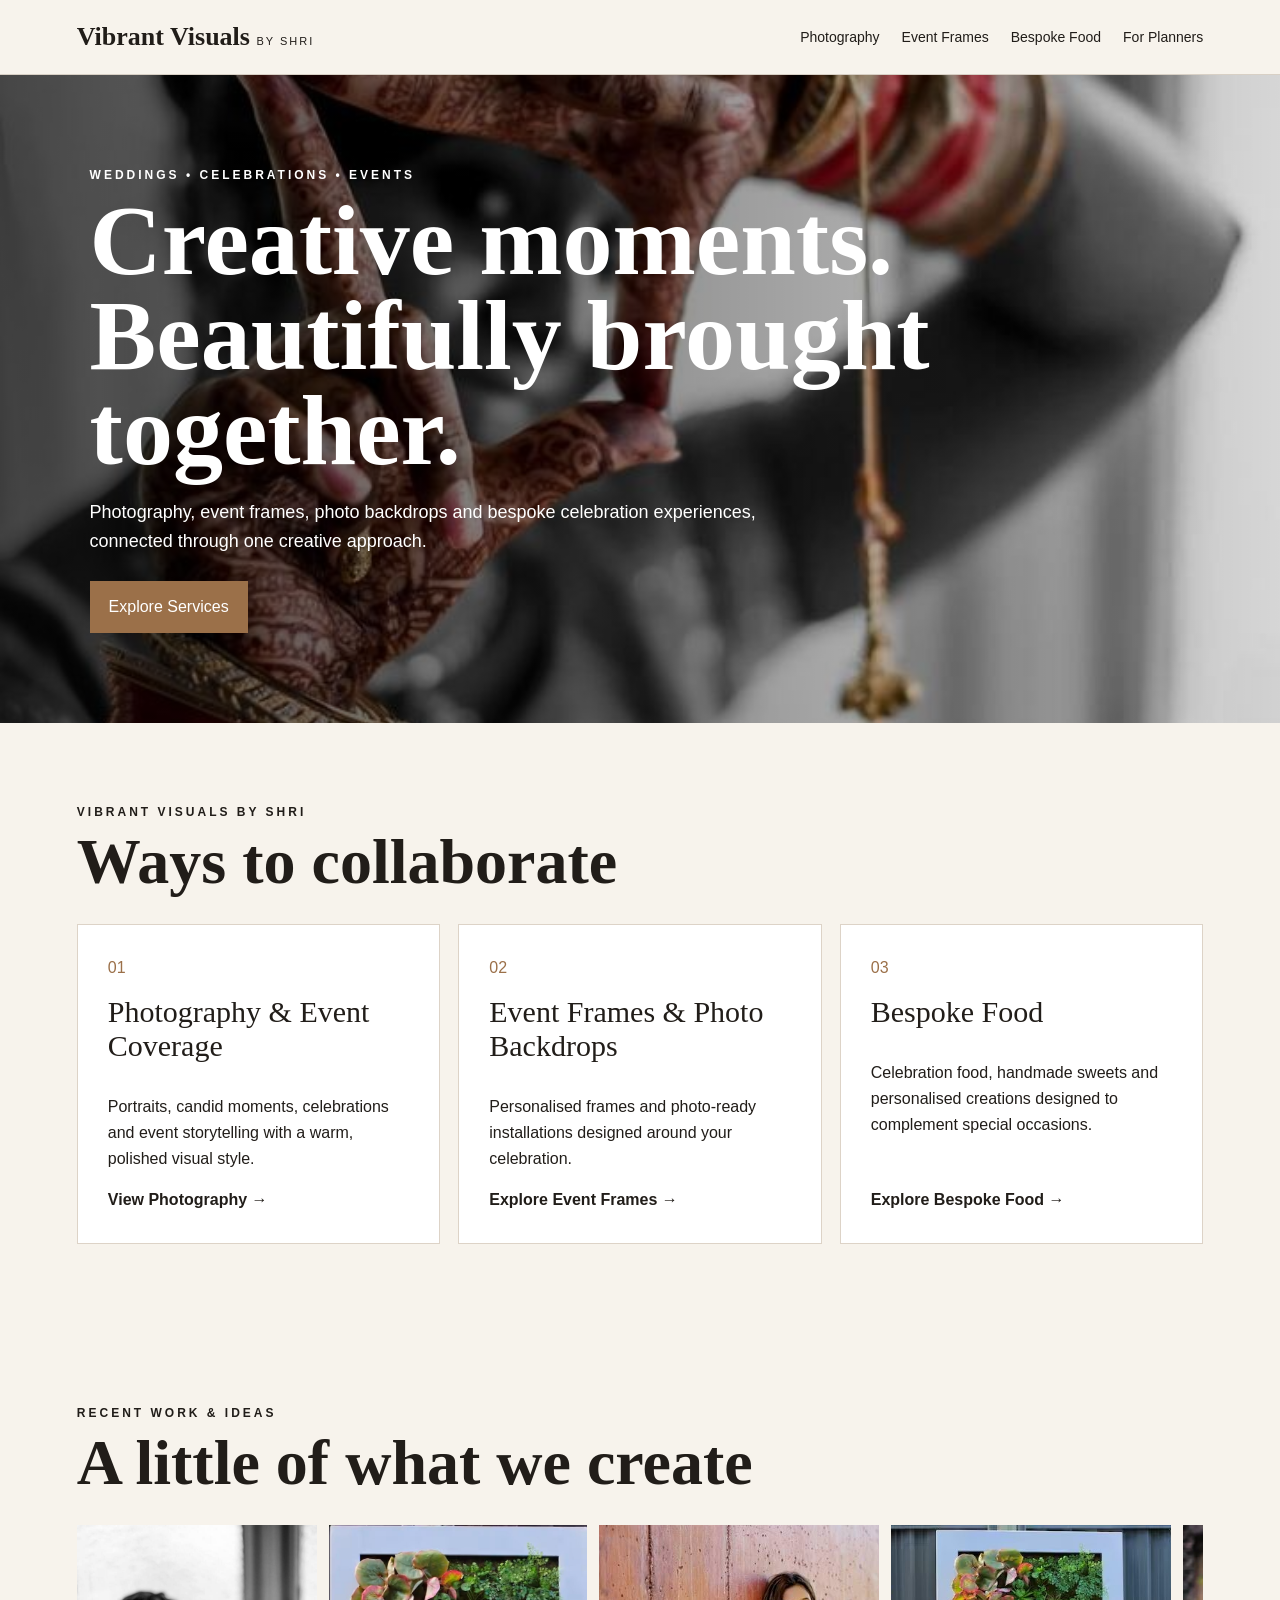
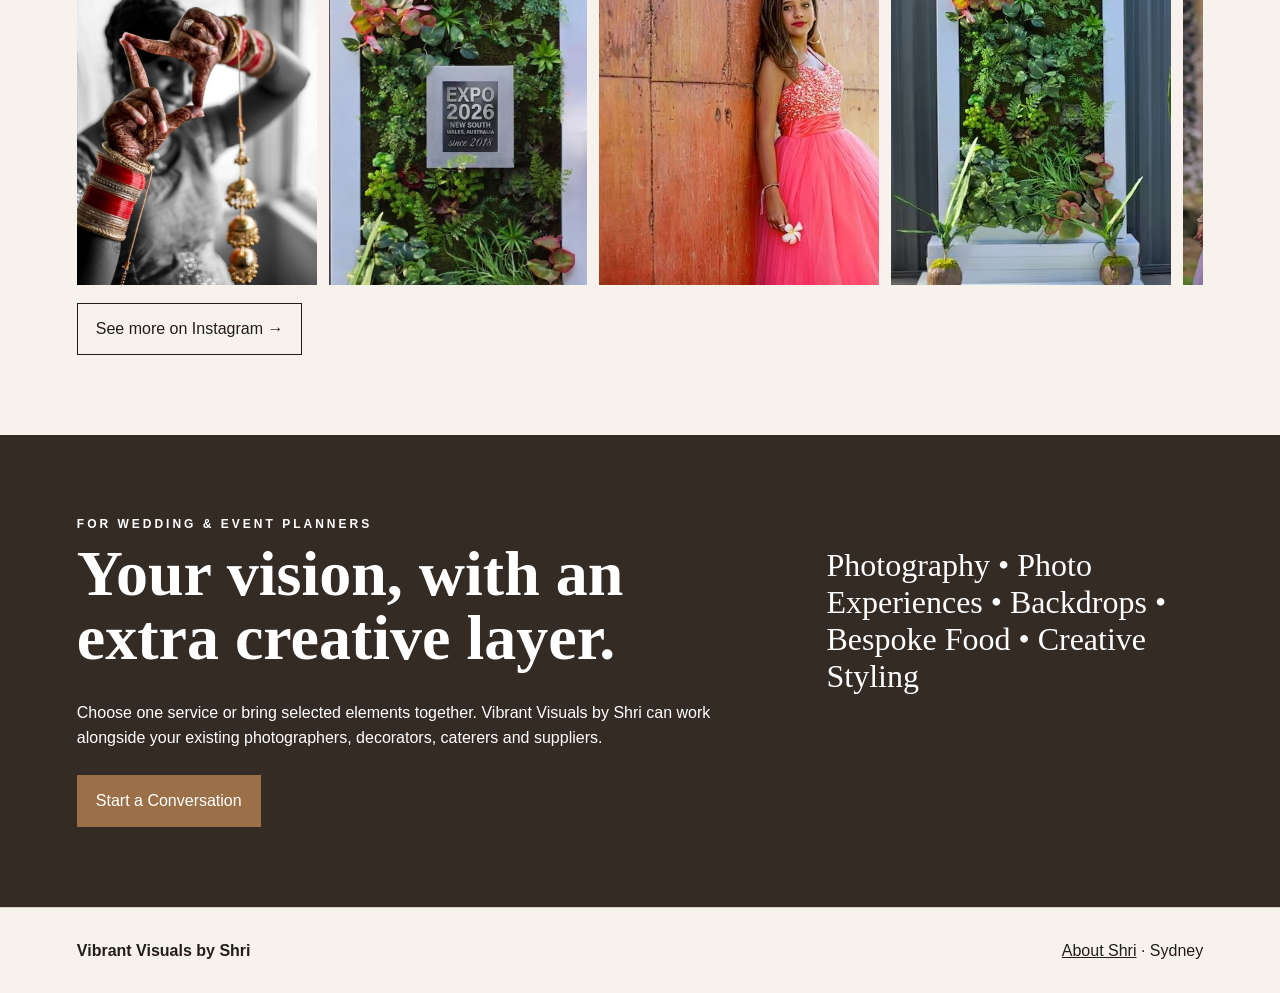
<file: index.html>
<!doctype html><html><head><meta charset="utf-8"><meta name="viewport" content="width=device-width"><title>Vibrant Visuals by Shri | Weddings & Events</title><link rel="stylesheet" href="styles.css"></head><body>
<header class="top"><a class="brand" href="index.html">Vibrant Visuals <small>by Shri</small></a><nav class="nav"><a href="photography/">Photography</a><a href="event-frames/">Event Frames</a><a href="food/">Bespoke Food</a><a href="index.html#planners">For Planners</a></nav></header>
<section class="hero"><div><div class="eyebrow">Weddings • Celebrations • Events</div><h1>Creative moments.<br>Beautifully brought together.</h1><p>Photography, event frames, photo backdrops and bespoke celebration experiences, connected through one creative approach.</p><a class="btn" href="#services">Explore Services</a></div></section>
<section class="section" id="services"><div class="eyebrow">Vibrant Visuals by Shri</div><h2>Ways to collaborate</h2><div class="cards">
<article class="card"><span class="num">01</span><h3>Photography & Event Coverage</h3><p>Portraits, candid moments, celebrations and event storytelling with a warm, polished visual style.</p><a href="photography/">View Photography →</a></article>
<article class="card"><span class="num">02</span><h3>Event Frames & Photo Backdrops</h3><p>Personalised frames and photo-ready installations designed around your celebration.</p><a href="event-frames/">Explore Event Frames →</a></article>
<article class="card"><span class="num">03</span><h3>Bespoke Food</h3><p>Celebration food, handmade sweets and personalised creations designed to complement special occasions.</p><a href="food/">Explore Bespoke Food →</a></article>
</div></section>
<section class="section"><div class="eyebrow">Recent Work & Ideas</div><h2>A little of what we create</h2><div class="strip"><img src="assets/work-06.jpg" alt="Vibrant Visuals recent work" loading="lazy"><img src="assets/work-01.jpg" alt="Vibrant Visuals recent work" loading="lazy"><img src="assets/work-07.jpg" alt="Vibrant Visuals recent work" loading="lazy"><img src="assets/work-18.jpg" alt="Vibrant Visuals recent work" loading="lazy"><img src="assets/work-10.jpg" alt="Vibrant Visuals recent work" loading="lazy"><img src="assets/work-04.jpg" alt="Vibrant Visuals recent work" loading="lazy"><img src="assets/work-13.jpg" alt="Vibrant Visuals recent work" loading="lazy"><img src="assets/work-19.jpg" alt="Vibrant Visuals recent work" loading="lazy"></div><a class="btn alt" href="https://www.instagram.com/vibrant__visuals" target="_blank">See more on Instagram →</a></section>
<section class="section dark planner" id="planners"><div><div class="eyebrow">For Wedding & Event Planners</div><h2>Your vision, with an extra creative layer.</h2><p>Choose one service or bring selected elements together. Vibrant Visuals by Shri can work alongside your existing photographers, decorators, caterers and suppliers.</p><a class="btn" href="https://www.instagram.com/vibrant__visuals" target="_blank">Start a Conversation</a></div><div><p style="font:32px Georgia,serif">Photography • Photo Experiences • Backdrops • Bespoke Food • Creative Styling</p></div></section>
<footer class="footer"><strong>Vibrant Visuals by Shri</strong><span><a href="https://sri.adigopula.com/" target="_blank">About Shri</a> · Sydney</span></footer></body></html>
</file>
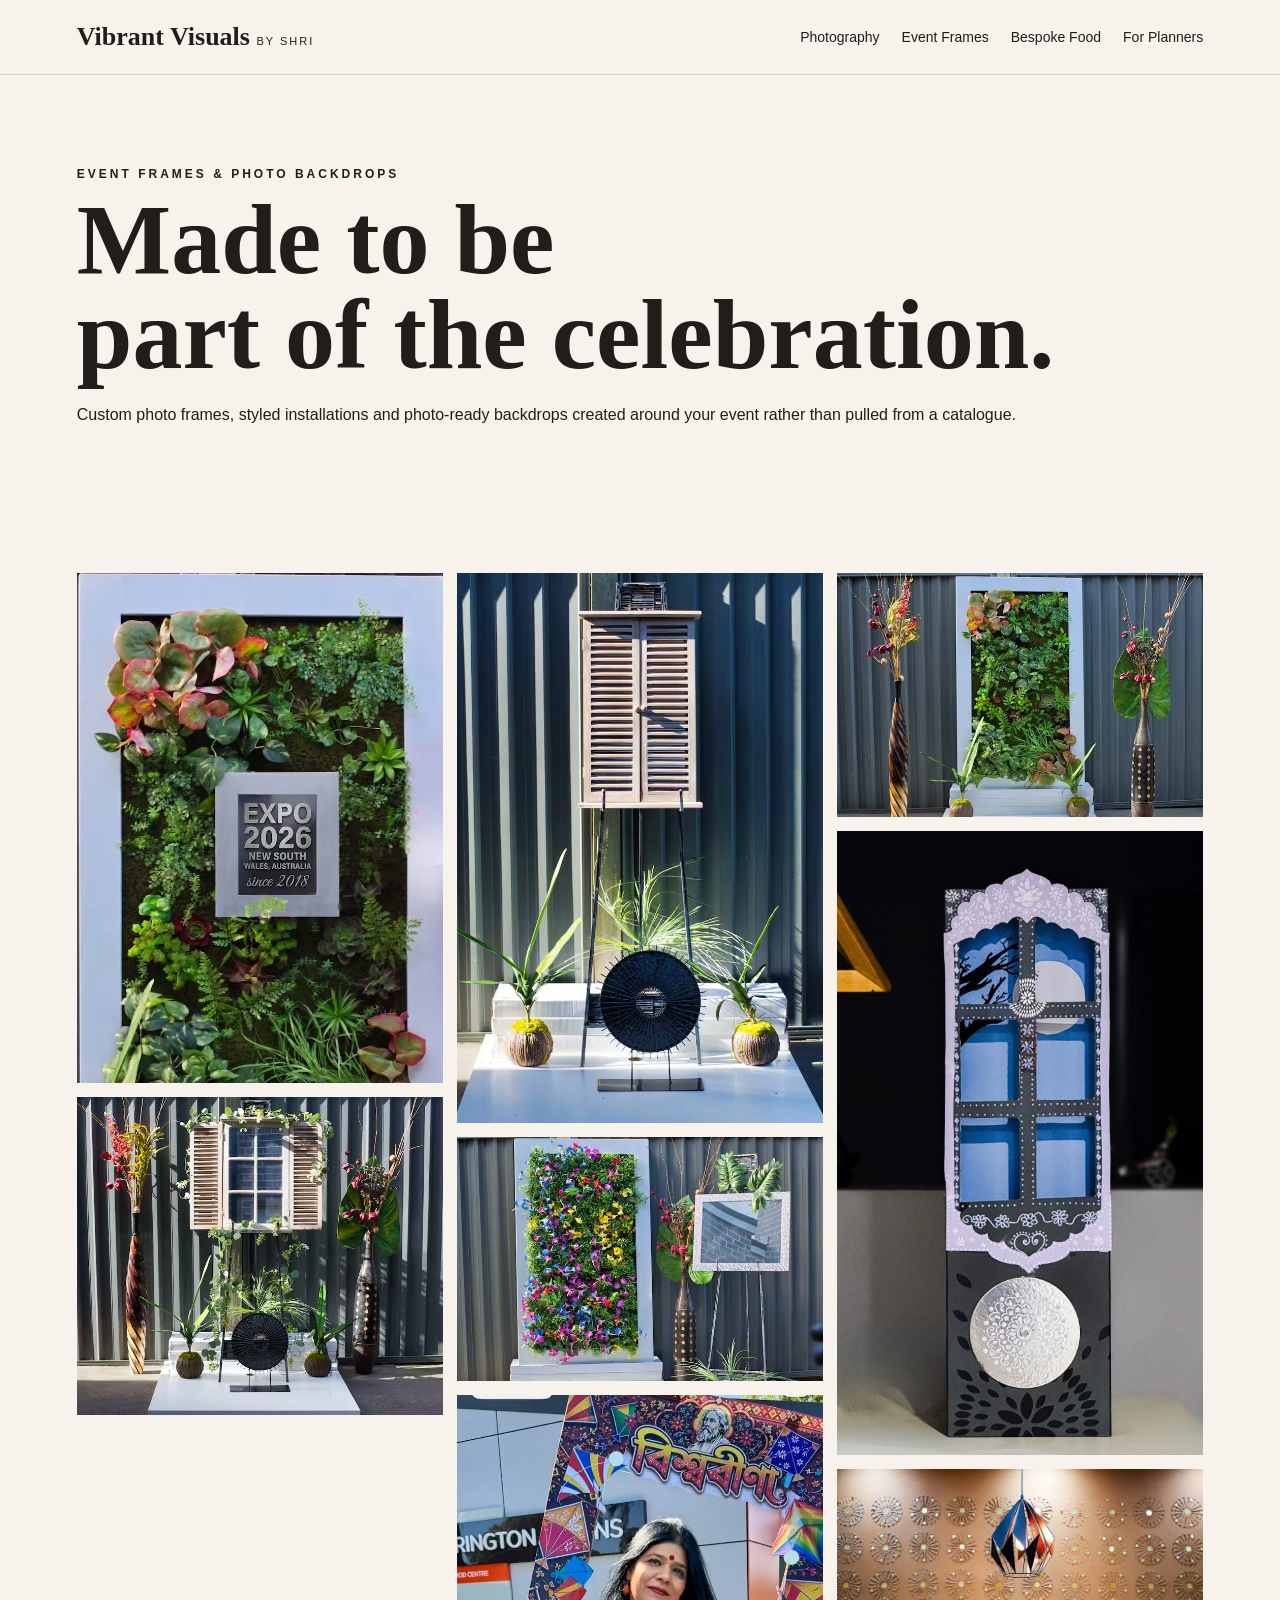
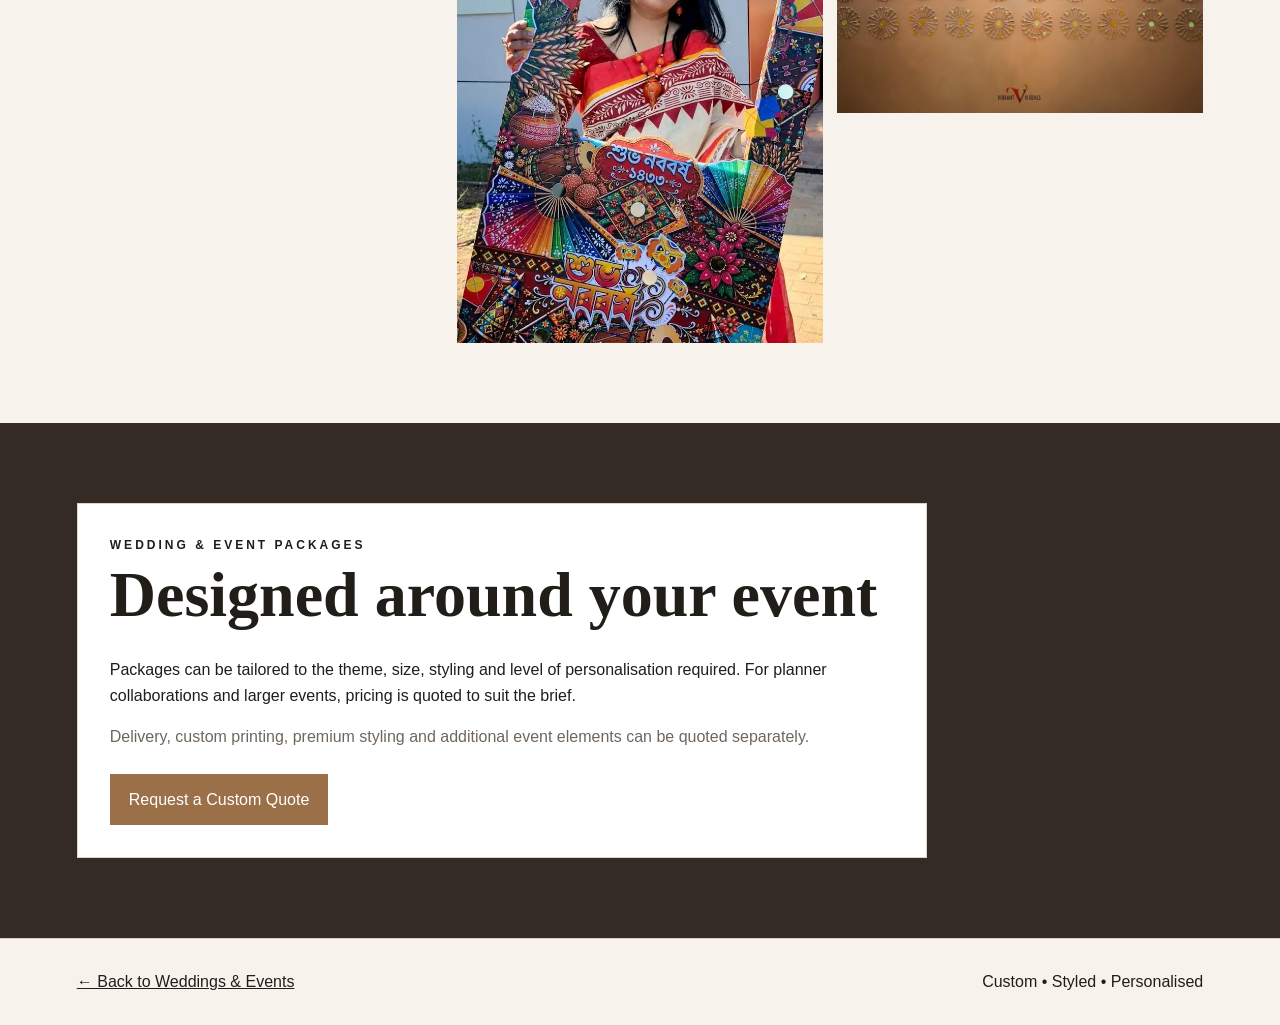
<file: event-frames/index.html>
<!doctype html><html><head><meta charset="utf-8"><meta name="viewport" content="width=device-width"><title>Event Frames & Backdrops | Vibrant Visuals by Shri</title><link rel="stylesheet" href="../styles.css"></head><body><header class="top"><a class="brand" href="../index.html">Vibrant Visuals <small>by Shri</small></a><nav class="nav"><a href="../photography/">Photography</a><a href="../event-frames/">Event Frames</a><a href="../food/">Bespoke Food</a><a href="../index.html#planners">For Planners</a></nav></header>
<section class="pagehero"><div class="eyebrow">Event Frames & Photo Backdrops</div><h1>Made to be<br>part of the celebration.</h1><p>Custom photo frames, styled installations and photo-ready backdrops created around your event rather than pulled from a catalogue.</p></section>
<section class="section"><div class="gallery"><img src="../assets/work-01.jpg" alt="Event frame and backdrop by Vibrant Visuals" loading="lazy"><img src="../assets/work-02.jpg" alt="Event frame and backdrop by Vibrant Visuals" loading="lazy"><img src="../assets/work-03.jpg" alt="Event frame and backdrop by Vibrant Visuals" loading="lazy"><img src="../assets/work-04.jpg" alt="Event frame and backdrop by Vibrant Visuals" loading="lazy"><img src="../assets/work-17.jpg" alt="Event frame and backdrop by Vibrant Visuals" loading="lazy"><img src="../assets/work-18.jpg" alt="Event frame and backdrop by Vibrant Visuals" loading="lazy"><img src="../assets/work-19.jpg" alt="Event frame and backdrop by Vibrant Visuals" loading="lazy"><img src="../assets/work-20.jpg" alt="Event frame and backdrop by Vibrant Visuals" loading="lazy"></div></section>
<section class="section dark"><div class="pricebox" style="color:#211d19"><div class="eyebrow">Wedding & Event Packages</div><h2>Designed around your event</h2><p>Packages can be tailored to the theme, size, styling and level of personalisation required. For planner collaborations and larger events, pricing is quoted to suit the brief.</p><p class="muted">Delivery, custom printing, premium styling and additional event elements can be quoted separately.</p><a class="btn" href="https://www.instagram.com/vibrant__visuals" target="_blank">Request a Custom Quote</a></div></section>
<footer class="footer"><a href="../">← Back to Weddings & Events</a><span>Custom • Styled • Personalised</span></footer></body></html>
</file>
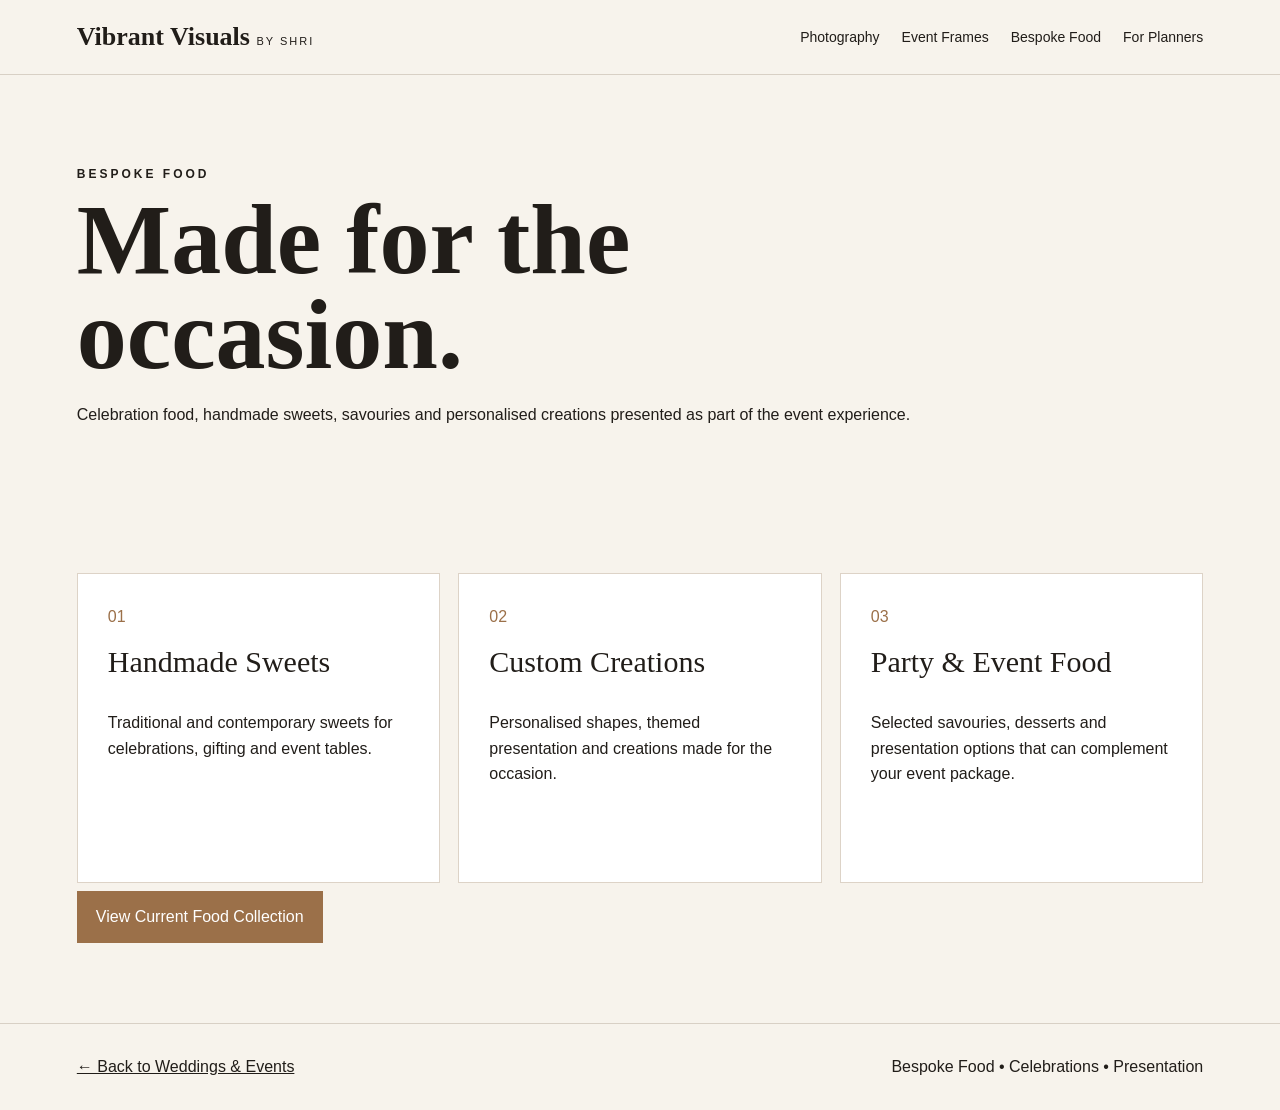
<file: food/index.html>
<!doctype html><html><head><meta charset="utf-8"><meta name="viewport" content="width=device-width"><title>Bespoke Food | Vibrant Visuals by Shri</title><link rel="stylesheet" href="../styles.css"></head><body><header class="top"><a class="brand" href="../index.html">Vibrant Visuals <small>by Shri</small></a><nav class="nav"><a href="../photography/">Photography</a><a href="../event-frames/">Event Frames</a><a href="../food/">Bespoke Food</a><a href="../index.html#planners">For Planners</a></nav></header>
<section class="pagehero"><div class="eyebrow">Bespoke Food</div><h1>Made for the<br>occasion.</h1><p>Celebration food, handmade sweets, savouries and personalised creations presented as part of the event experience.</p></section>
<section class="section"><div class="cards"><article class="card"><span class="num">01</span><h3>Handmade Sweets</h3><p>Traditional and contemporary sweets for celebrations, gifting and event tables.</p></article><article class="card"><span class="num">02</span><h3>Custom Creations</h3><p>Personalised shapes, themed presentation and creations made for the occasion.</p></article><article class="card"><span class="num">03</span><h3>Party & Event Food</h3><p>Selected savouries, desserts and presentation options that can complement your event package.</p></article></div><a class="btn" href="https://adigopula.com/anna" target="_blank">View Current Food Collection</a></section>
<footer class="footer"><a href="../">← Back to Weddings & Events</a><span>Bespoke Food • Celebrations • Presentation</span></footer></body></html>
</file>
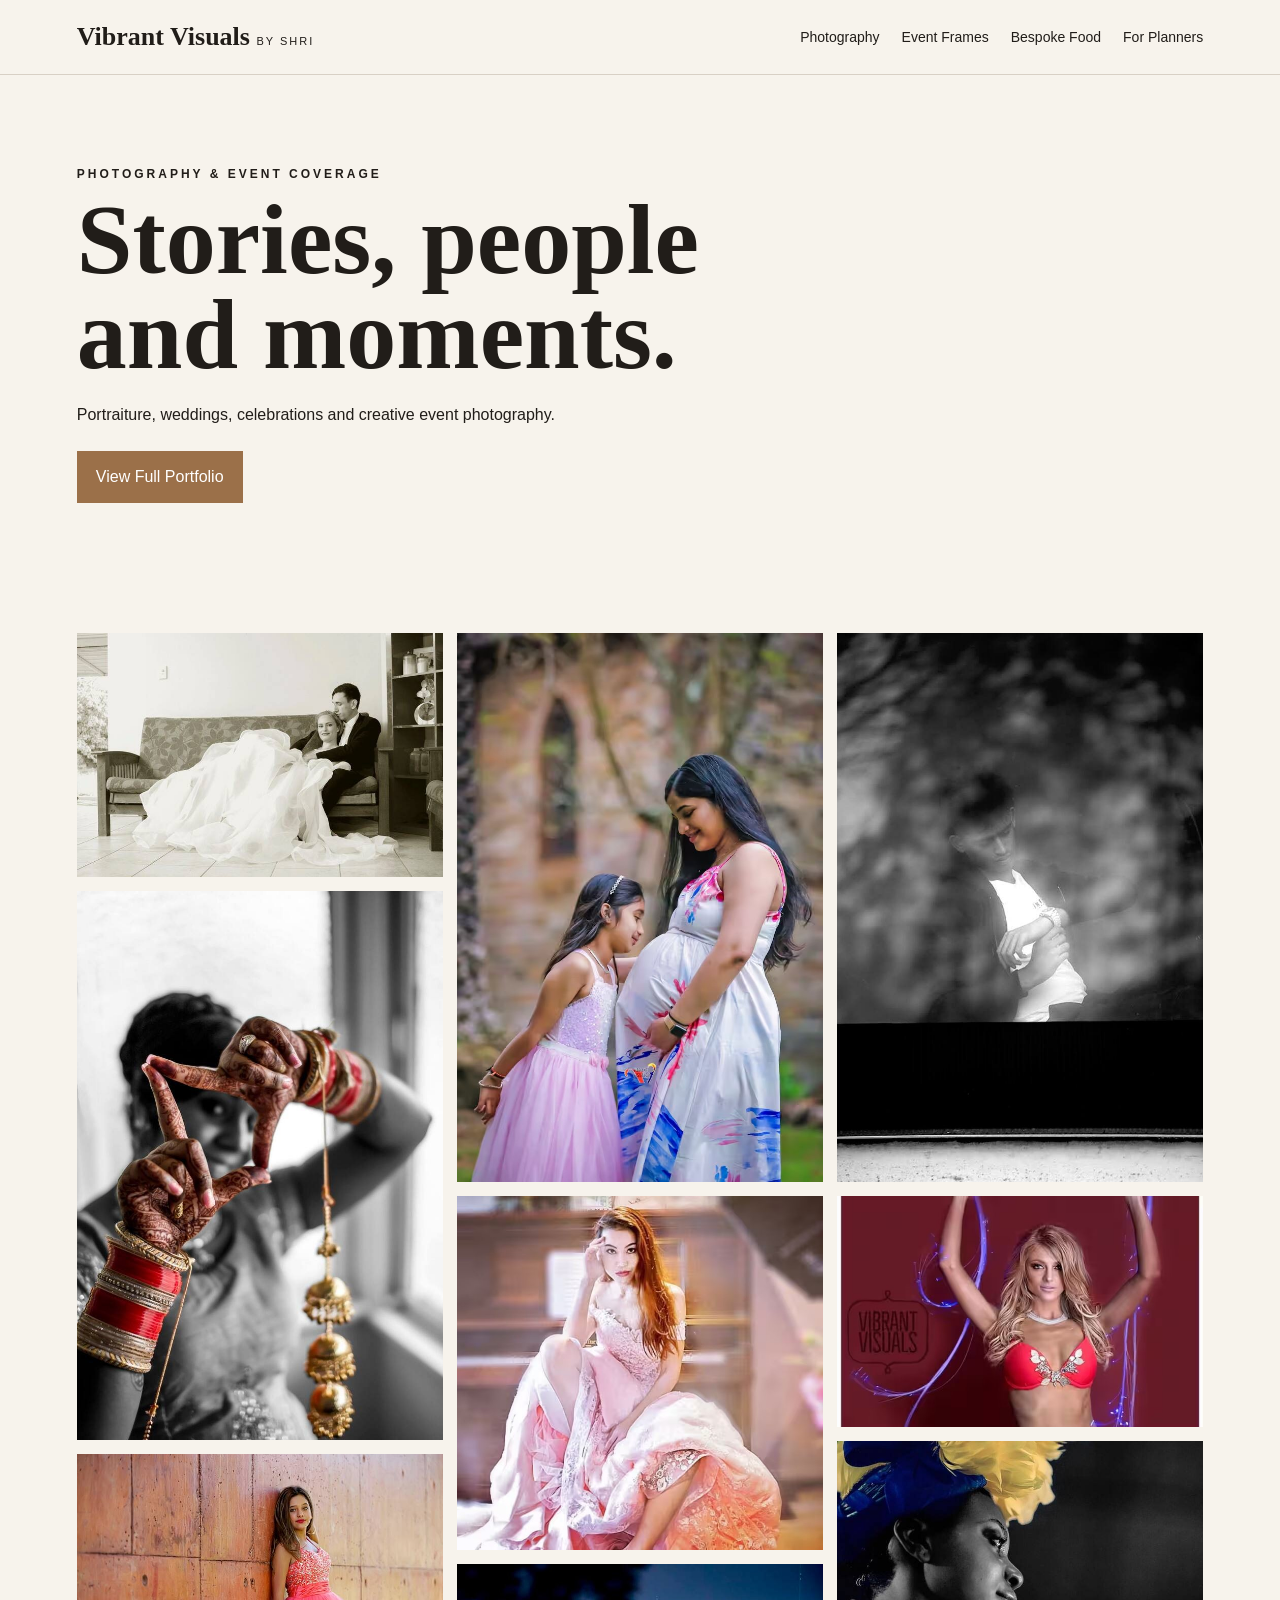
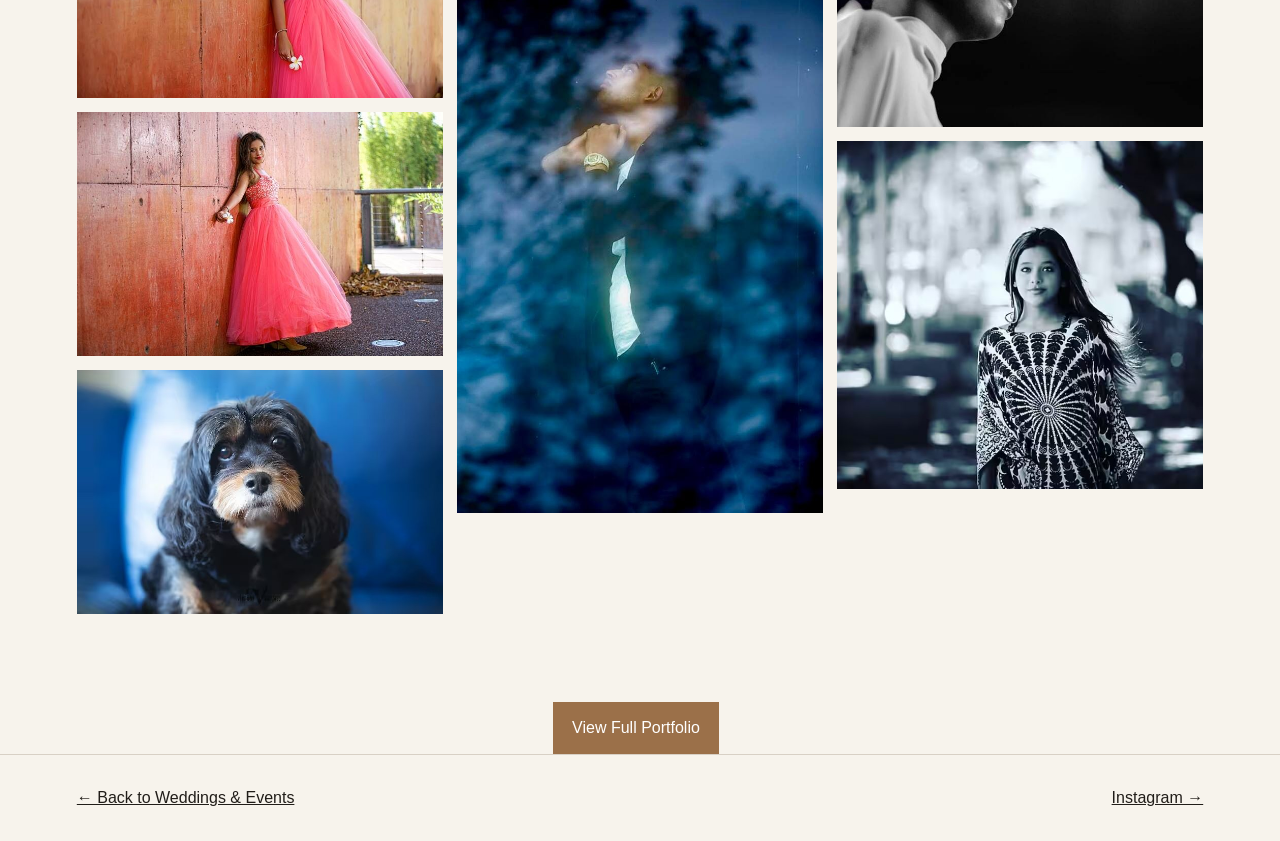
<file: photography/index.html>
<!doctype html><html><head><meta charset="utf-8"><meta name="viewport" content="width=device-width"><title>Photography | Vibrant Visuals by Shri</title><link rel="stylesheet" href="../styles.css"></head><body><header class="top"><a class="brand" href="../index.html">Vibrant Visuals <small>by Shri</small></a><nav class="nav"><a href="../photography/">Photography</a><a href="../event-frames/">Event Frames</a><a href="../food/">Bespoke Food</a><a href="../index.html#planners">For Planners</a></nav></header>
<section class="pagehero"><div class="eyebrow">Photography & Event Coverage</div><h1>Stories, people<br>and moments.</h1><p>Portraiture, weddings, celebrations and creative event photography.</p><a class="btn" href="https://vibrantvisuals.mypixieset.com/" target="_blank">View Full Portfolio</a></section>
<section class="section"><div class="gallery"><img src="../assets/work-05.jpg" alt="Photography by Vibrant Visuals" loading="lazy"><img src="../assets/work-06.jpg" alt="Photography by Vibrant Visuals" loading="lazy"><img src="../assets/work-07.jpg" alt="Photography by Vibrant Visuals" loading="lazy"><img src="../assets/work-08.jpg" alt="Photography by Vibrant Visuals" loading="lazy"><img src="../assets/work-09.jpg" alt="Photography by Vibrant Visuals" loading="lazy"><img src="../assets/work-10.jpg" alt="Photography by Vibrant Visuals" loading="lazy"><img src="../assets/work-11.jpg" alt="Photography by Vibrant Visuals" loading="lazy"><img src="../assets/work-12.jpg" alt="Photography by Vibrant Visuals" loading="lazy"><img src="../assets/work-13.jpg" alt="Photography by Vibrant Visuals" loading="lazy"><img src="../assets/work-14.jpg" alt="Photography by Vibrant Visuals" loading="lazy"><img src="../assets/work-15.jpg" alt="Photography by Vibrant Visuals" loading="lazy"><img src="../assets/work-16.jpg" alt="Photography by Vibrant Visuals" loading="lazy"></section></div><center><a class="btn" href="https://vibrantvisuals.mypixieset.com/" target="_blank">View Full Portfolio</a></section></center>
<footer class="footer"><a href="../">← Back to Weddings & Events</a><a href="https://www.instagram.com/vibrant__visuals" target="_blank">Instagram →</a></footer></body></html>
</file>
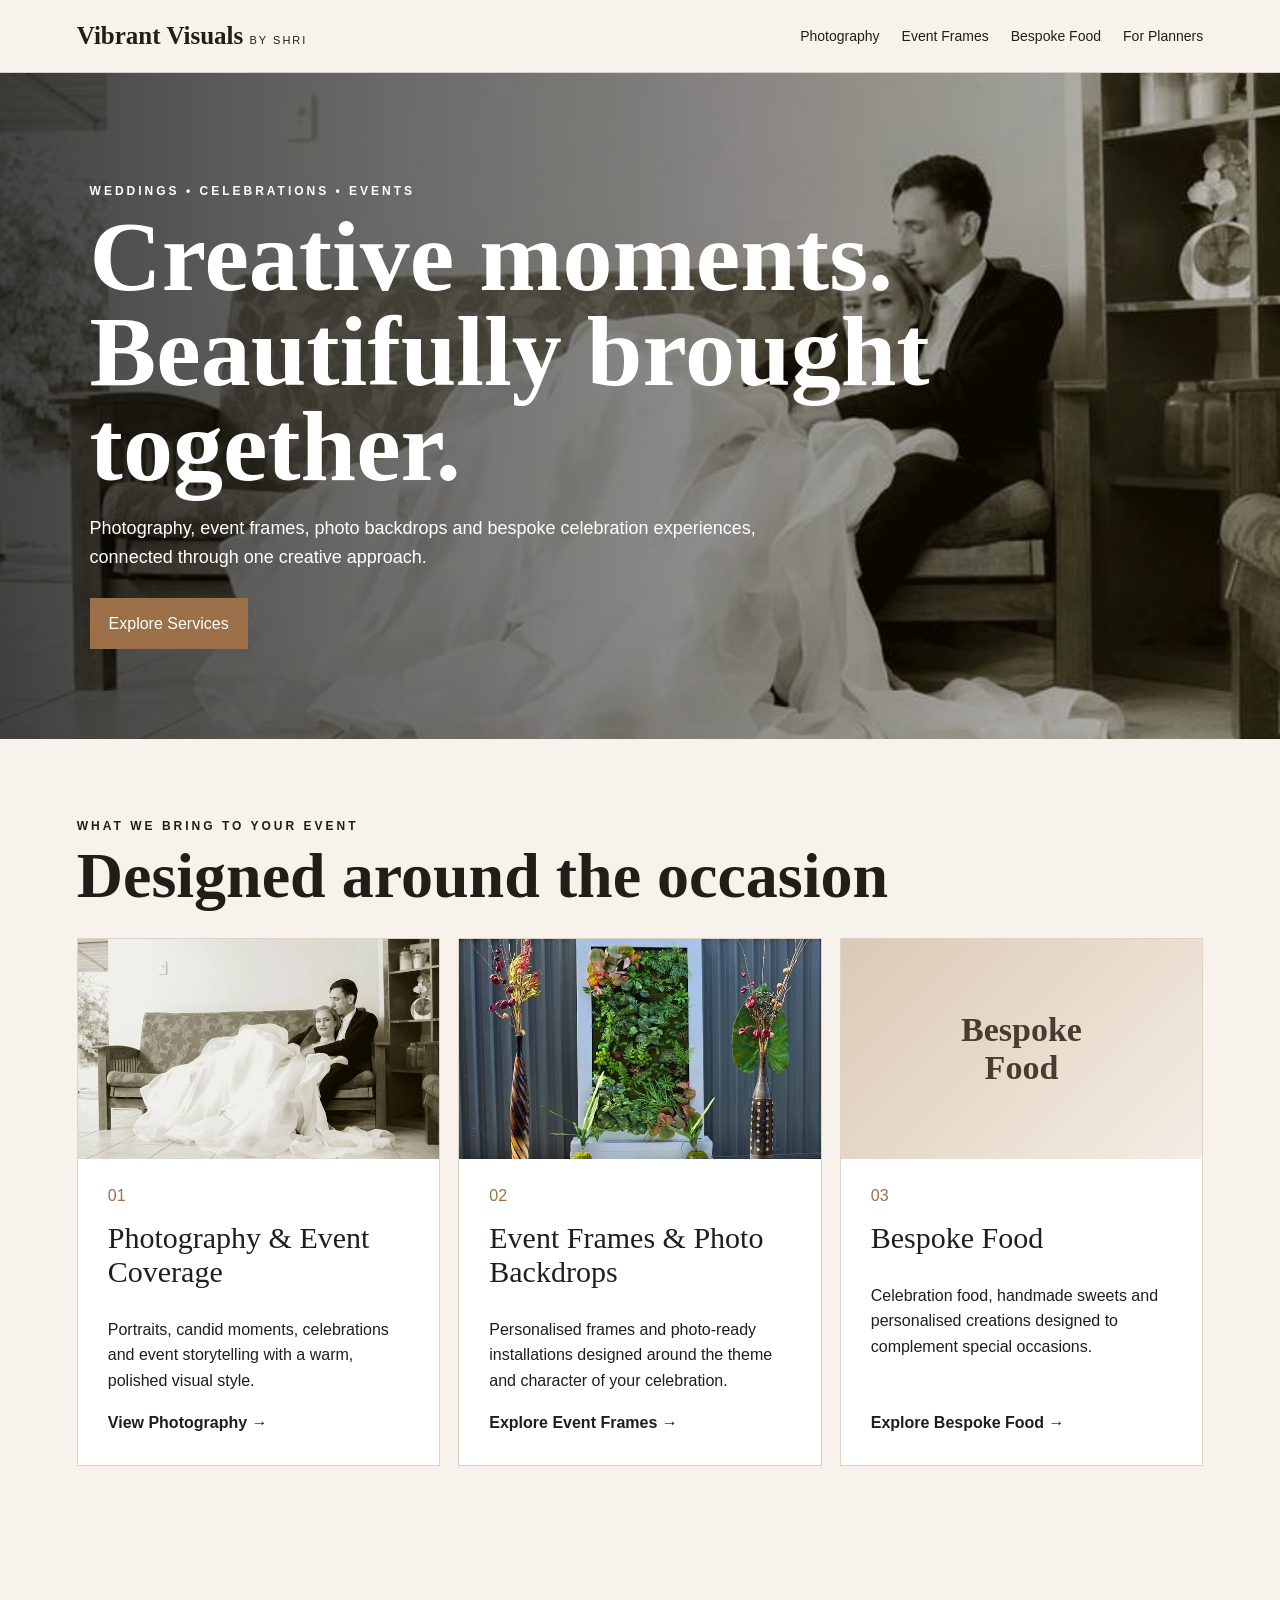
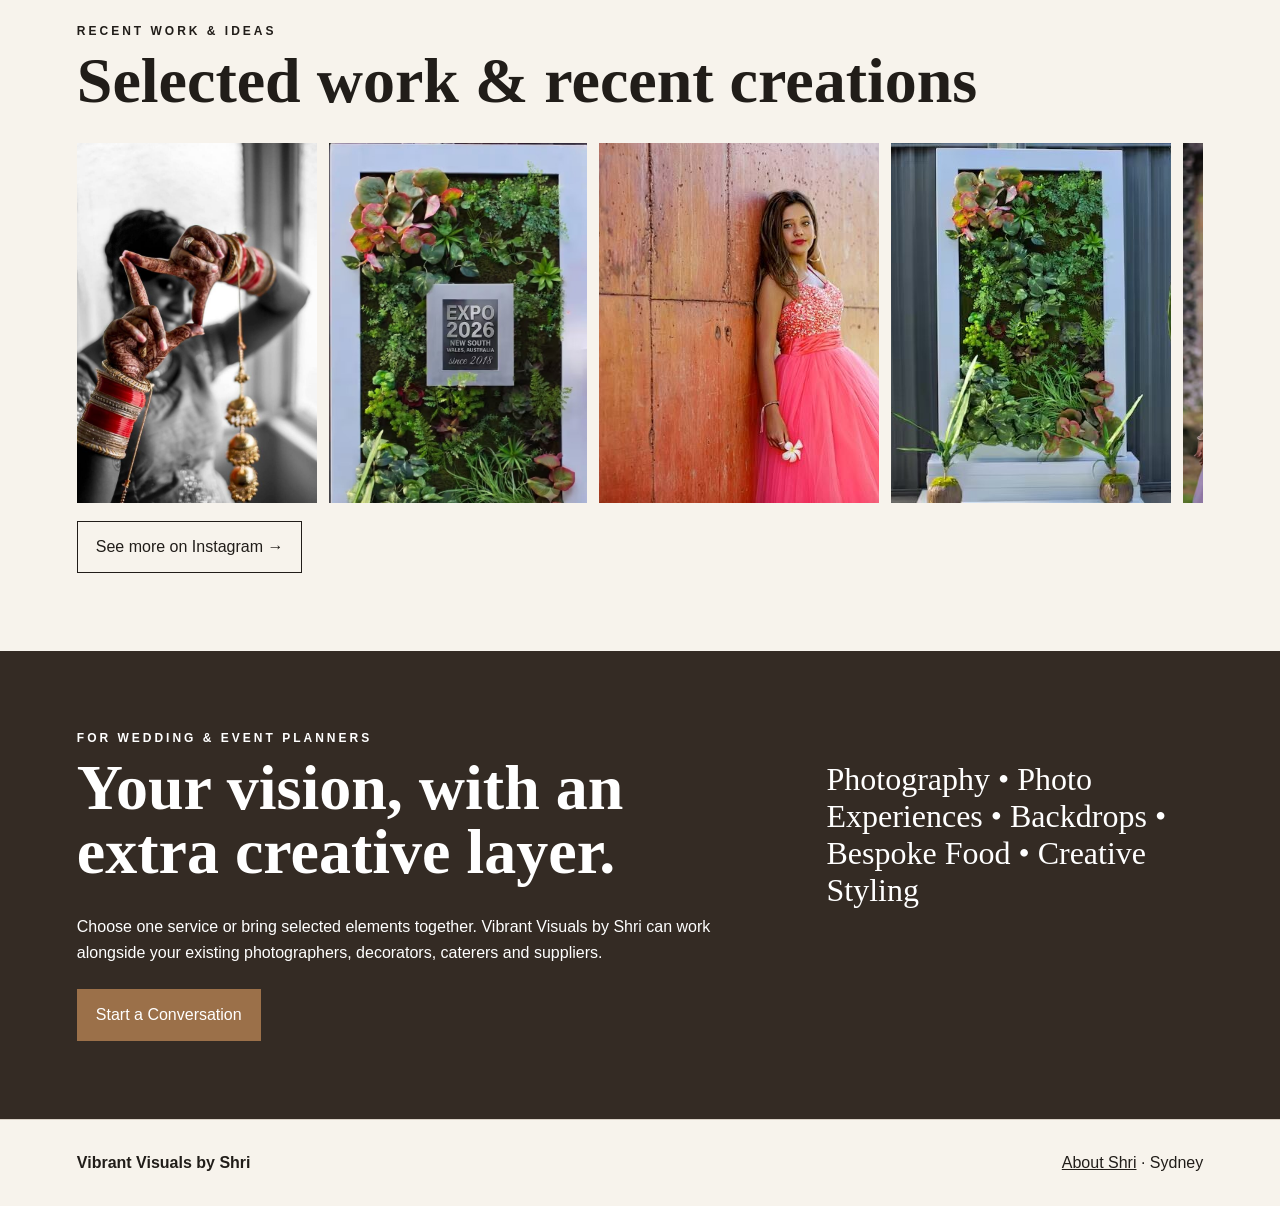
<file: ver2/index.html>
<!doctype html><html><head><meta charset="utf-8"><meta name="viewport" content="width=device-width"><title>Vibrant Visuals by Shri | Weddings & Events</title><link rel="stylesheet" href="styles.css"></head><body>
<header class="top"><a class="brand" href="index.html">Vibrant Visuals <small>by Shri</small></a><nav class="nav"><a href="photography/">Photography</a><a href="event-frames/">Event Frames</a><a href="food/">Bespoke Food</a><a href="#planners">For Planners</a></nav></header>
<section class="hero"><div><div class="eyebrow">Weddings • Celebrations • Events</div><h1>Creative moments.<br>Beautifully brought together.</h1><p>Photography, event frames, photo backdrops and bespoke celebration experiences, connected through one creative approach.</p><a class="btn" href="#services">Explore Services</a></div></section>

<section class="section" id="services">
<div class="eyebrow">What we bring to your event</div>
<h2>Designed around the occasion</h2>
<div class="cards">
<article class="card"><div class="service-visual"><img src="assets/work-05.jpg" alt="Wedding photography by Vibrant Visuals"></div><span class="num">01</span><h3>Photography & Event Coverage</h3><p>Portraits, candid moments, celebrations and event storytelling with a warm, polished visual style.</p><a href="photography/">View Photography →</a></article>
<article class="card"><div class="service-visual"><img src="assets/work-18.jpg" alt="Custom event frame by Vibrant Visuals"></div><span class="num">02</span><h3>Event Frames & Photo Backdrops</h3><p>Personalised frames and photo-ready installations designed around the theme and character of your celebration.</p><a href="event-frames/">Explore Event Frames →</a></article>
<article class="card"><div class="service-visual food-mark">Bespoke<br>Food</div><span class="num">03</span><h3>Bespoke Food</h3><p>Celebration food, handmade sweets and personalised creations designed to complement special occasions.</p><a href="food/">Explore Bespoke Food →</a></article>
</div></section>

<section class="section"><div class="eyebrow">Recent Work & Ideas</div><h2>Selected work & recent creations</h2><div class="strip"><img src="assets/work-06.jpg" alt="Selected work by Vibrant Visuals" loading="lazy"><img src="assets/work-01.jpg" alt="Selected work by Vibrant Visuals" loading="lazy"><img src="assets/work-07.jpg" alt="Selected work by Vibrant Visuals" loading="lazy"><img src="assets/work-18.jpg" alt="Selected work by Vibrant Visuals" loading="lazy"><img src="assets/work-10.jpg" alt="Selected work by Vibrant Visuals" loading="lazy"><img src="assets/work-04.jpg" alt="Selected work by Vibrant Visuals" loading="lazy"><img src="assets/work-13.jpg" alt="Selected work by Vibrant Visuals" loading="lazy"><img src="assets/work-19.jpg" alt="Selected work by Vibrant Visuals" loading="lazy"></div><a class="btn alt" href="https://www.instagram.com/vibrant__visuals" target="_blank">See more on Instagram →</a></section>

<section class="section dark planner" id="planners"><div><div class="eyebrow">For Wedding & Event Planners</div><h2>Your vision, with an extra creative layer.</h2><p>Choose one service or bring selected elements together. Vibrant Visuals by Shri can work alongside your existing photographers, decorators, caterers and suppliers.</p><a class="btn" href="https://www.instagram.com/vibrant__visuals" target="_blank">Start a Conversation</a></div><div><p style="font:32px Georgia,serif">Photography • Photo Experiences • Backdrops • Bespoke Food • Creative Styling</p></div></section>
<footer class="footer"><strong>Vibrant Visuals by Shri</strong><span><a href="https://sri.adigopula.com/" target="_blank">About Shri</a> · Sydney</span></footer>
</body></html>
</file>
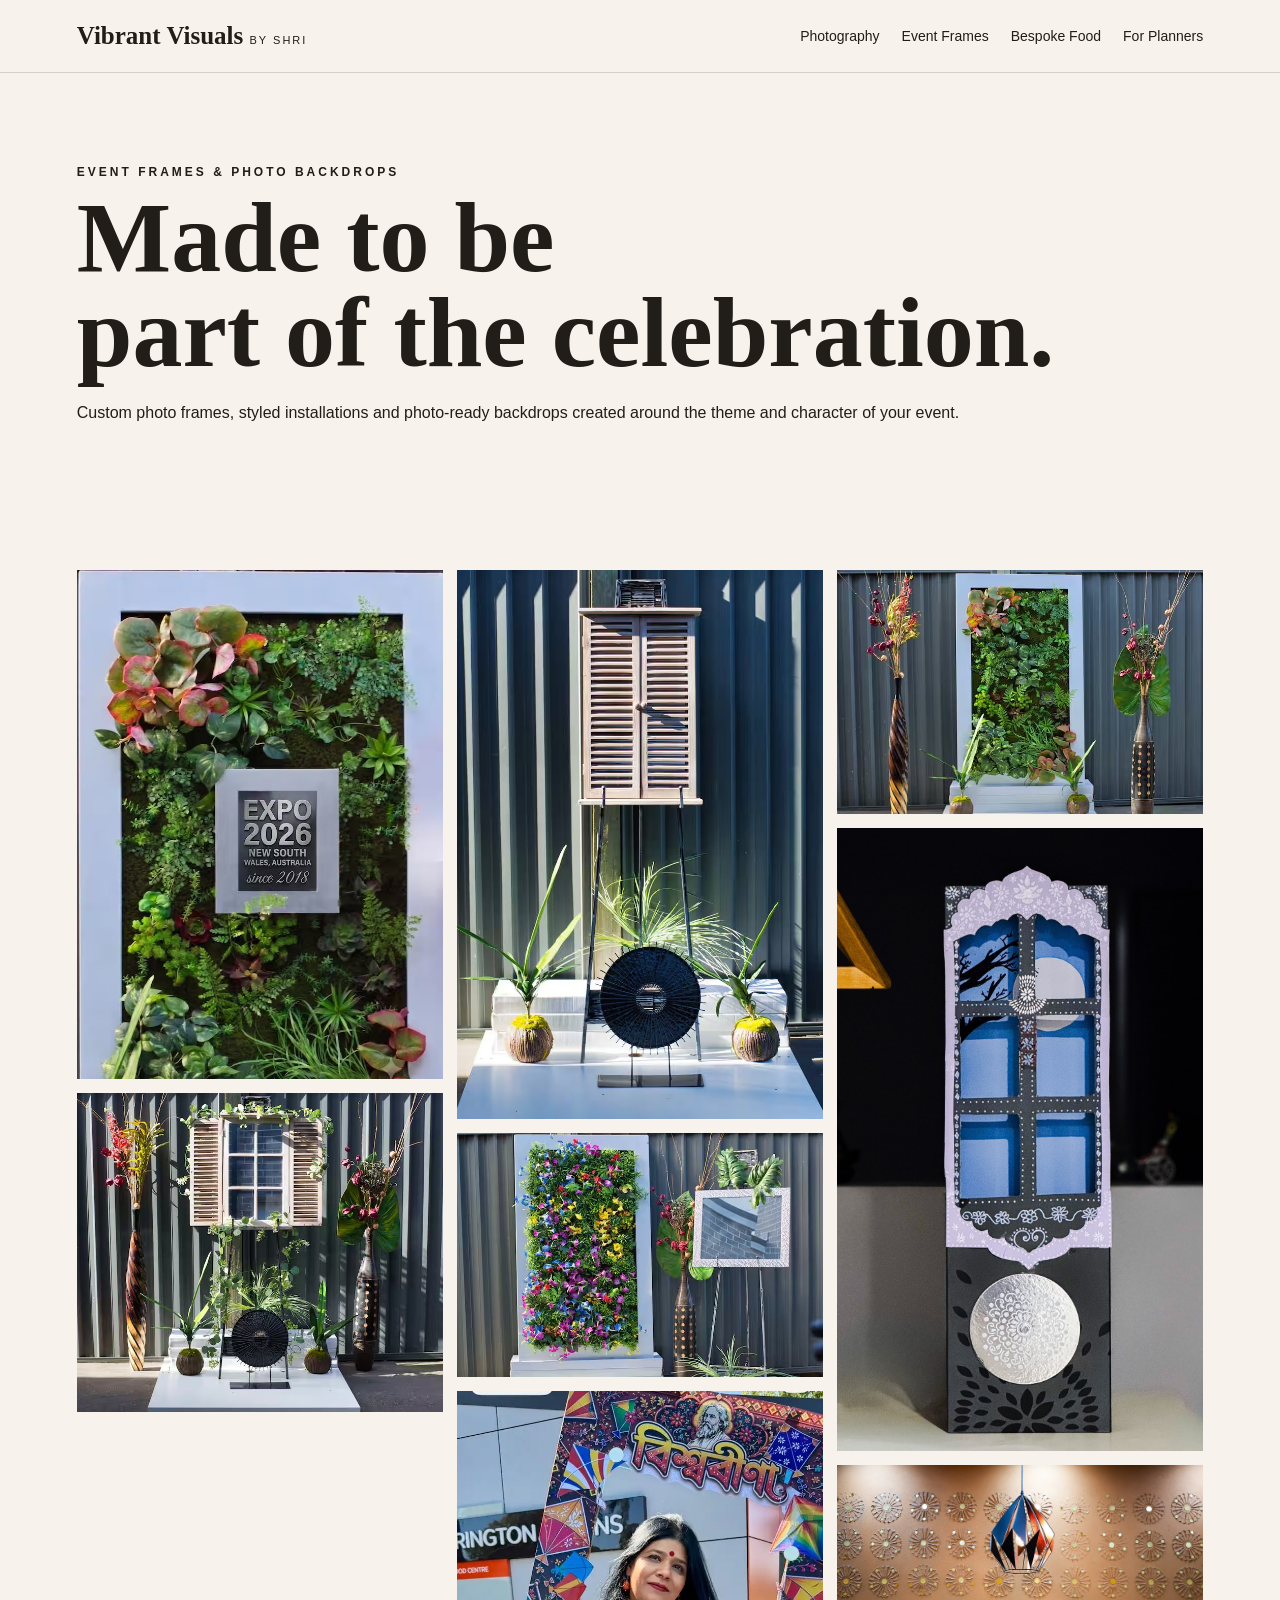
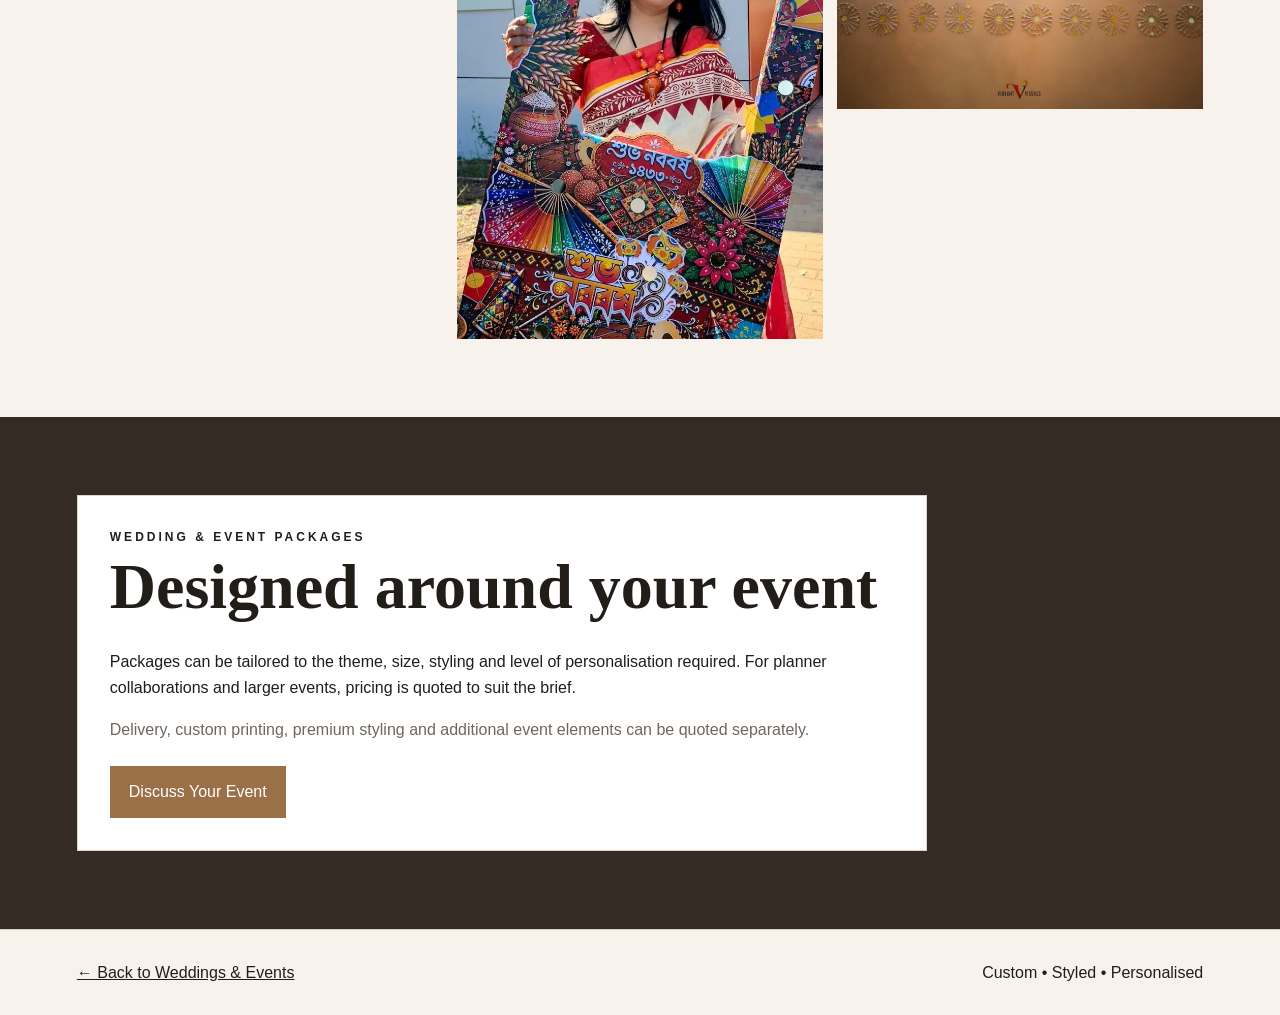
<file: v7/event-frames/index.html>
<!doctype html><html><head><meta charset="utf-8"><meta name="viewport" content="width=device-width"><title>Event Frames & Backdrops | Vibrant Visuals by Shri</title><link rel="stylesheet" href="../styles.css"></head><body><header class="top"><a class="brand" href="../index.html">Vibrant Visuals <small>by Shri</small></a><nav class="nav"><a href="../photography/">Photography</a><a href="../event-frames/">Event Frames</a><a href="../food/">Bespoke Food</a><a href="../index.html#planners">For Planners</a></nav></header>
<section class="pagehero"><div class="eyebrow">Event Frames & Photo Backdrops</div><h1>Made to be<br>part of the celebration.</h1><p>Custom photo frames, styled installations and photo-ready backdrops created around the theme and character of your event.</p></section>
<section class="section"><div class="gallery"><img src="../assets/work-01.jpg" alt="Event frame and backdrop by Vibrant Visuals" loading="lazy"><img src="../assets/work-02.jpg" alt="Event frame and backdrop by Vibrant Visuals" loading="lazy"><img src="../assets/work-03.jpg" alt="Event frame and backdrop by Vibrant Visuals" loading="lazy"><img src="../assets/work-04.jpg" alt="Event frame and backdrop by Vibrant Visuals" loading="lazy"><img src="../assets/work-17.jpg" alt="Event frame and backdrop by Vibrant Visuals" loading="lazy"><img src="../assets/work-18.jpg" alt="Event frame and backdrop by Vibrant Visuals" loading="lazy"><img src="../assets/work-19.jpg" alt="Event frame and backdrop by Vibrant Visuals" loading="lazy"><img src="../assets/work-20.jpg" alt="Event frame and backdrop by Vibrant Visuals" loading="lazy"></div></section>
<section class="section dark"><div class="pricebox" style="color:#211d19"><div class="eyebrow">Wedding & Event Packages</div><h2>Designed around your event</h2><p>Packages can be tailored to the theme, size, styling and level of personalisation required. For planner collaborations and larger events, pricing is quoted to suit the brief.</p><p class="muted">Delivery, custom printing, premium styling and additional event elements can be quoted separately.</p><a class="btn" href="https://www.instagram.com/vibrant__visuals" target="_blank">Discuss Your Event</a></div></section>
<footer class="footer"><a href="../">← Back to Weddings & Events</a><span>Custom • Styled • Personalised</span></footer></body></html>
</file>
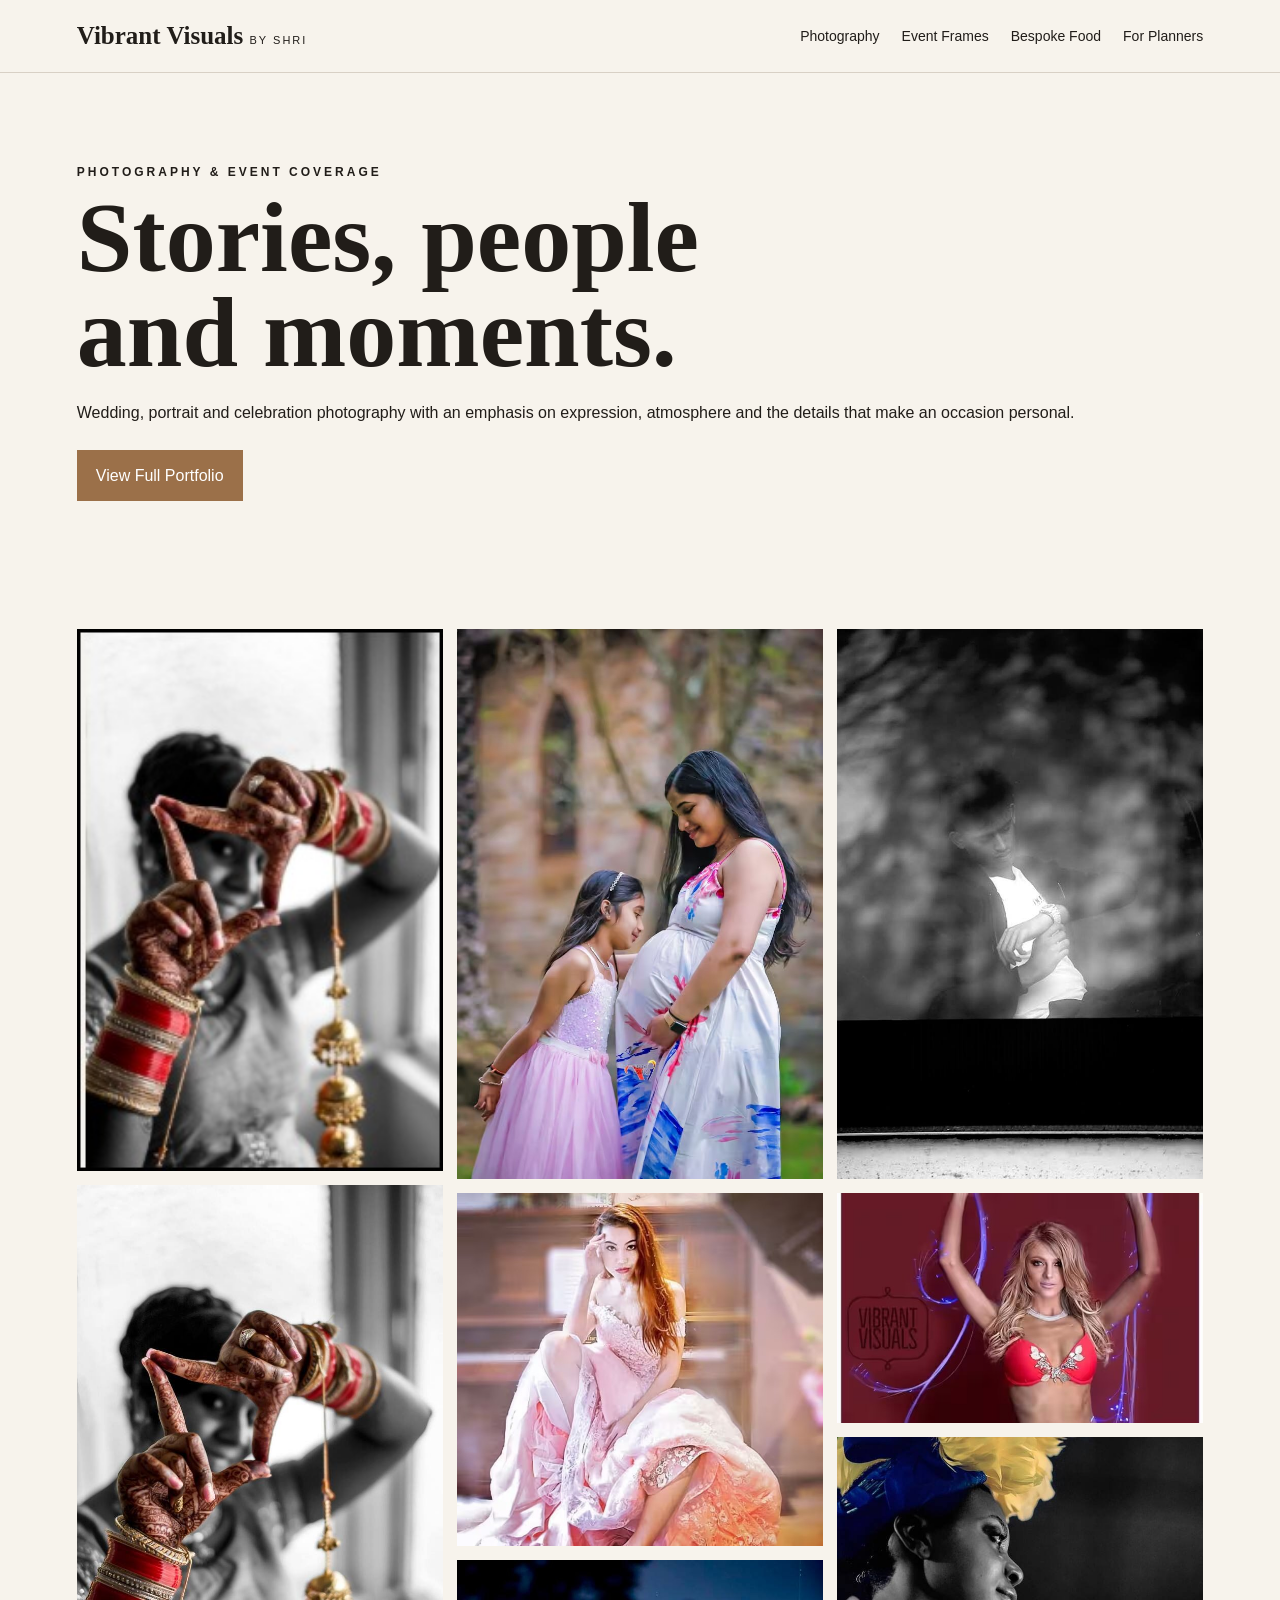
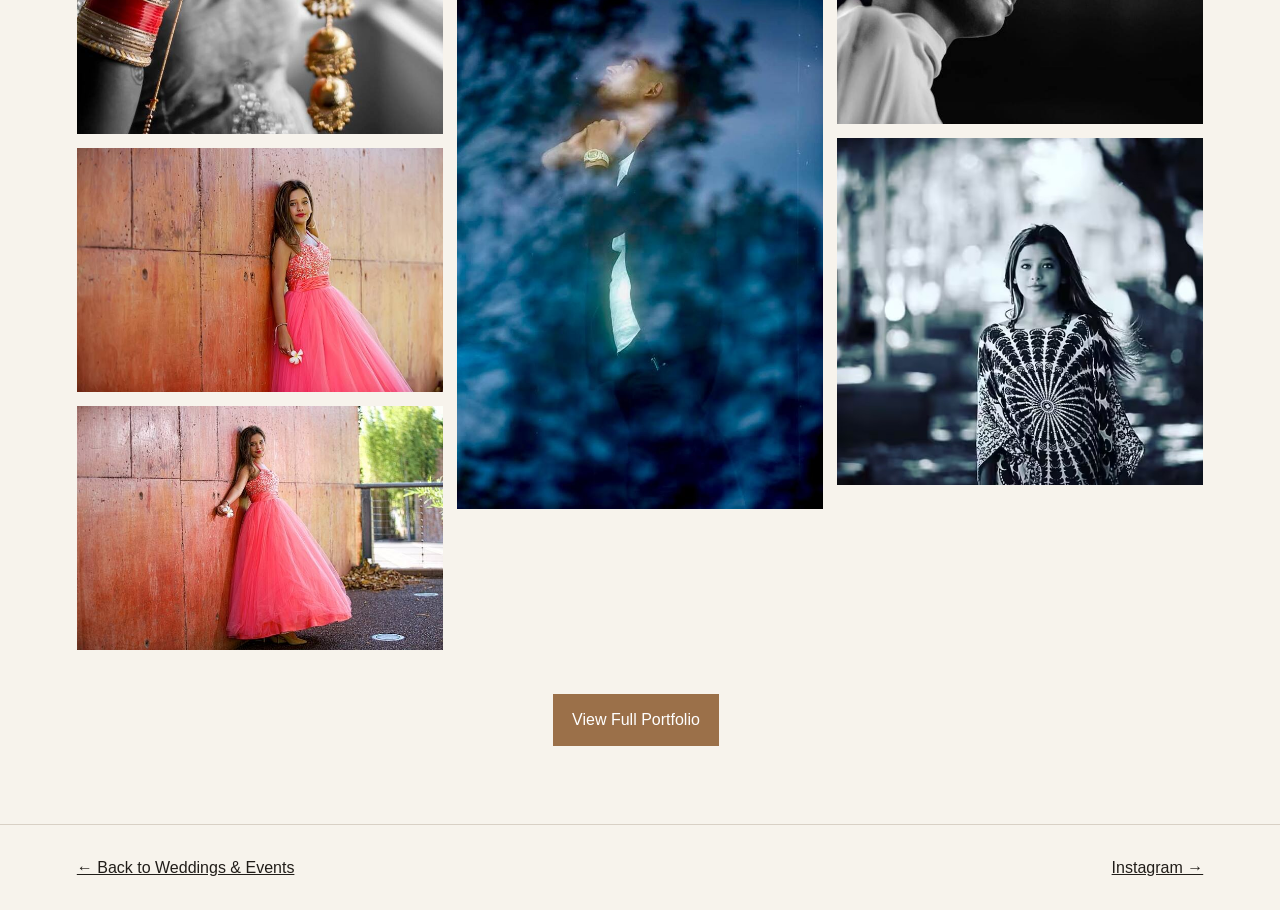
<file: v7/photography/index.html>
<!doctype html><html><head><meta charset="utf-8"><meta name="viewport" content="width=device-width"><title>Photography | Vibrant Visuals by Shri</title><link rel="stylesheet" href="../styles.css"></head><body><header class="top"><a class="brand" href="../index.html">Vibrant Visuals <small>by Shri</small></a><nav class="nav"><a href="../photography/">Photography</a><a href="../event-frames/">Event Frames</a><a href="../food/">Bespoke Food</a><a href="../index.html#planners">For Planners</a></nav></header>
<section class="pagehero"><div class="eyebrow">Photography & Event Coverage</div><h1>Stories, people<br>and moments.</h1><p>Wedding, portrait and celebration photography with an emphasis on expression, atmosphere and the details that make an occasion personal.</p><a class="btn" href="https://vibrantvisuals.mypixieset.com/" target="_blank">View Full Portfolio</a></section>
<section class="section"><div class="gallery"><img src="../assets/work-05.jpg" alt="Photography by Vibrant Visuals" loading="lazy"><img src="../assets/work-06.jpg" alt="Photography by Vibrant Visuals" loading="lazy"><img src="../assets/work-07.jpg" alt="Photography by Vibrant Visuals" loading="lazy"><img src="../assets/work-08.jpg" alt="Photography by Vibrant Visuals" loading="lazy"><img src="../assets/work-10.jpg" alt="Photography by Vibrant Visuals" loading="lazy"><img src="../assets/work-11.jpg" alt="Photography by Vibrant Visuals" loading="lazy"><img src="../assets/work-12.jpg" alt="Photography by Vibrant Visuals" loading="lazy"><img src="../assets/work-13.jpg" alt="Photography by Vibrant Visuals" loading="lazy"><img src="../assets/work-14.jpg" alt="Photography by Vibrant Visuals" loading="lazy"><img src="../assets/work-15.jpg" alt="Photography by Vibrant Visuals" loading="lazy"><img src="../assets/work-16.jpg" alt="Photography by Vibrant Visuals" loading="lazy"></div><div style="text-align:center;margin-top:36px"><a class="btn" href="https://vibrantvisuals.mypixieset.com/" target="_blank">View Full Portfolio</a></div></section>
<footer class="footer"><a href="../">← Back to Weddings & Events</a><a href="https://www.instagram.com/vibrant__visuals" target="_blank">Instagram →</a></footer></body></html>
</file>
<file: styles.css>
*{box-sizing:border-box}html{scroll-behavior:smooth}body{margin:0;background:#f7f3ec;color:#211d19;font-family:Arial,sans-serif;line-height:1.6}a{color:inherit}.top{position:sticky;top:0;z-index:10;background:rgba(247,243,236,.94);display:flex;justify-content:space-between;align-items:center;padding:16px 6vw;border-bottom:1px solid #d8d0c5}.brand{text-decoration:none;font-family:Georgia,serif;font-size:26px;font-weight:bold}.brand small{font:11px Arial,sans-serif;letter-spacing:2px;text-transform:uppercase}.nav{display:flex;gap:22px;align-items:center}.nav a{text-decoration:none;font-size:14px}.hero{min-height:72vh;display:flex;align-items:end;padding:7vw;color:white;background:linear-gradient(90deg,rgba(0,0,0,.7),rgba(0,0,0,.15)),url('assets/work-06.jpg') center/cover}.hero h1,.pagehero h1{font:700 clamp(48px,8vw,100px)/.95 Georgia,serif;margin:8px 0 20px}.hero p{max-width:720px;font-size:18px}.eyebrow{text-transform:uppercase;letter-spacing:3px;font-size:12px;font-weight:bold}.btn{display:inline-block;text-decoration:none;padding:12px 18px;border:1px solid #9b7049;margin:8px 8px 0 0;background:#9b7049;color:#fff}.btn.alt{background:transparent;color:inherit;border-color:currentColor}.section{padding:80px 6vw}.section h2{font:700 clamp(38px,5vw,64px)/1 Georgia,serif;margin:8px 0 30px}.cards{display:grid;grid-template-columns:repeat(3,1fr);gap:18px}.card{background:#fff;border:1px solid #ddd3c7;padding:30px;min-height:310px;display:flex;flex-direction:column}.card h3{font:30px Georgia,serif;margin:15px 0}.card a{margin-top:auto;font-weight:bold;text-decoration:none}.num{color:#9b7049}.strip{display:flex;gap:12px;overflow-x:auto;scroll-snap-type:x mandatory;padding-bottom:10px}.strip img{width:280px;height:360px;object-fit:cover;scroll-snap-align:start}.dark{background:#342b24;color:white}.planner{display:grid;grid-template-columns:1.3fr .7fr;gap:50px}.pagehero{padding:90px 6vw 50px}.gallery{columns:3 280px;column-gap:14px}.gallery img{width:100%;display:block;margin:0 0 14px;break-inside:avoid}.pricebox{max-width:850px;background:#fff;padding:32px;border:1px solid #ddd3c7}.footer{padding:30px 6vw;border-top:1px solid #d8d0c5;display:flex;justify-content:space-between;gap:20px}.muted{color:#6f665e}@media(max-width:800px){.nav{display:none}.cards,.planner{grid-template-columns:1fr}.hero{min-height:68vh}.strip img{width:230px;height:300px}.footer{flex-direction:column}}
</file>
<file: ver2/styles.css>
*{box-sizing:border-box}
html{scroll-behavior:smooth}
body{margin:0;background:#f7f3ec;color:#211d19;font-family:Arial,sans-serif;line-height:1.6}
a{color:inherit}
.top{position:sticky;top:0;z-index:10;background:rgba(247,243,236,.95);display:flex;justify-content:space-between;align-items:center;padding:16px 6vw;border-bottom:1px solid #d8d0c5}
.brand{text-decoration:none;font-family:Georgia,serif;font-size:25px;font-weight:bold}
.brand small{font:11px Arial,sans-serif;letter-spacing:2px;text-transform:uppercase}
.nav{display:flex;gap:22px}.nav a{text-decoration:none;font-size:14px}
.hero{min-height:74vh;display:flex;align-items:end;padding:7vw;color:white;background:linear-gradient(90deg,rgba(0,0,0,.72),rgba(0,0,0,.16)),url('assets/work-05.jpg') center/cover}
.hero h1,.pagehero h1{font:700 clamp(48px,8vw,100px)/.95 Georgia,serif;margin:8px 0 20px}
.hero p{max-width:720px;font-size:18px}
.eyebrow{text-transform:uppercase;letter-spacing:3px;font-size:12px;font-weight:bold}
.btn{display:inline-block;text-decoration:none;padding:12px 18px;border:1px solid #9b7049;margin:8px 8px 0 0;background:#9b7049;color:#fff}
.btn.alt{background:transparent;color:inherit;border-color:currentColor}
.section{padding:78px 6vw}
.section h2{font:700 clamp(38px,5vw,64px)/1 Georgia,serif;margin:8px 0 30px}
.cards{display:grid;grid-template-columns:repeat(3,1fr);gap:18px}
.card{background:#fff;border:1px solid #ddd3c7;padding:30px;min-height:350px;display:flex;flex-direction:column}
.service-visual{height:220px;margin:-30px -30px 24px;overflow:hidden;background:#e8dfd3;display:flex;align-items:center;justify-content:center}
.service-visual img{width:100%;height:100%;object-fit:cover}
.service-visual.food-mark{background:linear-gradient(135deg,#dbc9b5,#f4ede4);font:700 34px Georgia,serif;color:#4a3b30;text-align:center}
.card h3{font:30px Georgia,serif;margin:12px 0}.card a{margin-top:auto;font-weight:bold;text-decoration:none}
.num{color:#9b7049}
.strip{display:flex;gap:12px;overflow-x:auto;scroll-snap-type:x mandatory;padding-bottom:10px}
.strip img{width:280px;height:360px;object-fit:cover;scroll-snap-align:start}
.dark{background:#342b24;color:white}
.planner{display:grid;grid-template-columns:1.3fr .7fr;gap:50px}
.pagehero{padding:90px 6vw 50px}
.gallery{columns:3 280px;column-gap:14px}.gallery img{width:100%;display:block;margin:0 0 14px;break-inside:avoid}
.pricebox{max-width:850px;background:#fff;padding:32px;border:1px solid #ddd3c7}
.footer{padding:30px 6vw;border-top:1px solid #d8d0c5;display:flex;justify-content:space-between;gap:20px}
.muted{color:#6f665e}
@media(max-width:800px){.nav{display:none}.cards,.planner{grid-template-columns:1fr}.hero{min-height:68vh}.strip img{width:230px;height:300px}.footer{flex-direction:column}.service-visual{height:200px}}
</file>
<file: v7/styles.css>
*{box-sizing:border-box}
html{scroll-behavior:smooth}
body{margin:0;background:#f7f3ec;color:#211d19;font-family:Arial,sans-serif;line-height:1.6}
a{color:inherit}
.top{position:sticky;top:0;z-index:10;background:rgba(247,243,236,.95);display:flex;justify-content:space-between;align-items:center;padding:16px 6vw;border-bottom:1px solid #d8d0c5}
.brand{text-decoration:none;font-family:Georgia,serif;font-size:25px;font-weight:bold}
.brand small{font:11px Arial,sans-serif;letter-spacing:2px;text-transform:uppercase}
.nav{display:flex;gap:22px}.nav a{text-decoration:none;font-size:14px}
.hero{min-height:74vh;display:flex;align-items:end;padding:7vw;color:white;background:linear-gradient(90deg,rgba(0,0,0,.72),rgba(0,0,0,.16)),url('assets/work-05.jpg') center/cover}
.hero h1,.pagehero h1{font:700 clamp(48px,8vw,100px)/.95 Georgia,serif;margin:8px 0 20px}
.hero p{max-width:720px;font-size:18px}
.eyebrow{text-transform:uppercase;letter-spacing:3px;font-size:12px;font-weight:bold}
.btn{display:inline-block;text-decoration:none;padding:12px 18px;border:1px solid #9b7049;margin:8px 8px 0 0;background:#9b7049;color:#fff}
.btn.alt{background:transparent;color:inherit;border-color:currentColor}
.section{padding:78px 6vw}
.section h2{font:700 clamp(38px,5vw,64px)/1 Georgia,serif;margin:8px 0 30px}
.cards{display:grid;grid-template-columns:repeat(3,1fr);gap:18px}
.card{background:#fff;border:1px solid #ddd3c7;padding:30px;min-height:350px;display:flex;flex-direction:column}
.service-visual{height:220px;margin:-30px -30px 24px;overflow:hidden;background:#e8dfd3;display:flex;align-items:center;justify-content:center}
.service-visual img{width:100%;height:100%;object-fit:cover}
.service-visual.food-mark{background:linear-gradient(135deg,#dbc9b5,#f4ede4);font:700 34px Georgia,serif;color:#4a3b30;text-align:center}
.card h3{font:30px Georgia,serif;margin:12px 0}.card a{margin-top:auto;font-weight:bold;text-decoration:none}
.num{color:#9b7049}
.strip{display:flex;gap:12px;overflow-x:auto;scroll-snap-type:x mandatory;padding-bottom:10px}
.strip img{width:280px;height:360px;object-fit:cover;scroll-snap-align:start}
.dark{background:#342b24;color:white}
.planner{display:grid;grid-template-columns:1.3fr .7fr;gap:50px}
.pagehero{padding:90px 6vw 50px}
.gallery{columns:3 280px;column-gap:14px}.gallery img{width:100%;display:block;margin:0 0 14px;break-inside:avoid}
.pricebox{max-width:850px;background:#fff;padding:32px;border:1px solid #ddd3c7}
.footer{padding:30px 6vw;border-top:1px solid #d8d0c5;display:flex;justify-content:space-between;gap:20px}
.muted{color:#6f665e}
@media(max-width:800px){.nav{display:none}.cards,.planner{grid-template-columns:1fr}.hero{min-height:68vh}.strip img{width:230px;height:300px}.footer{flex-direction:column}.service-visual{height:200px}}
</file>
